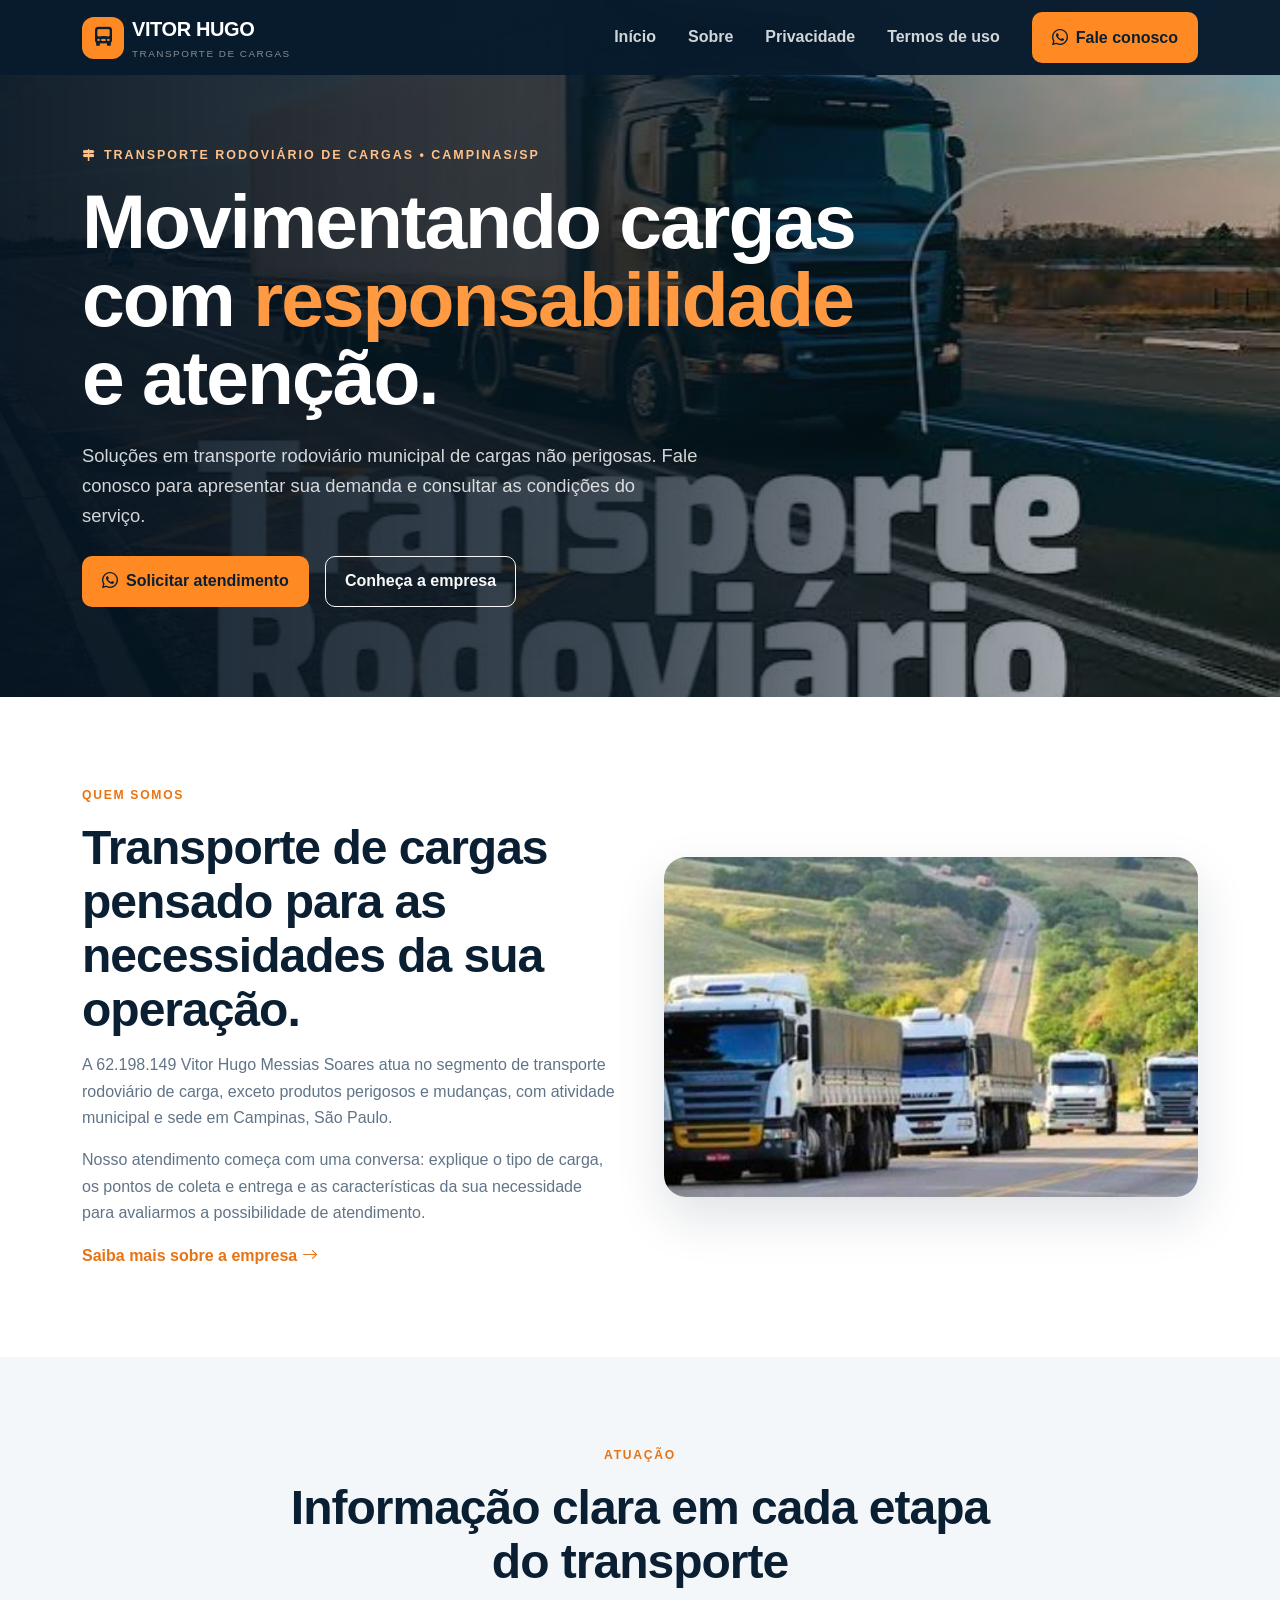
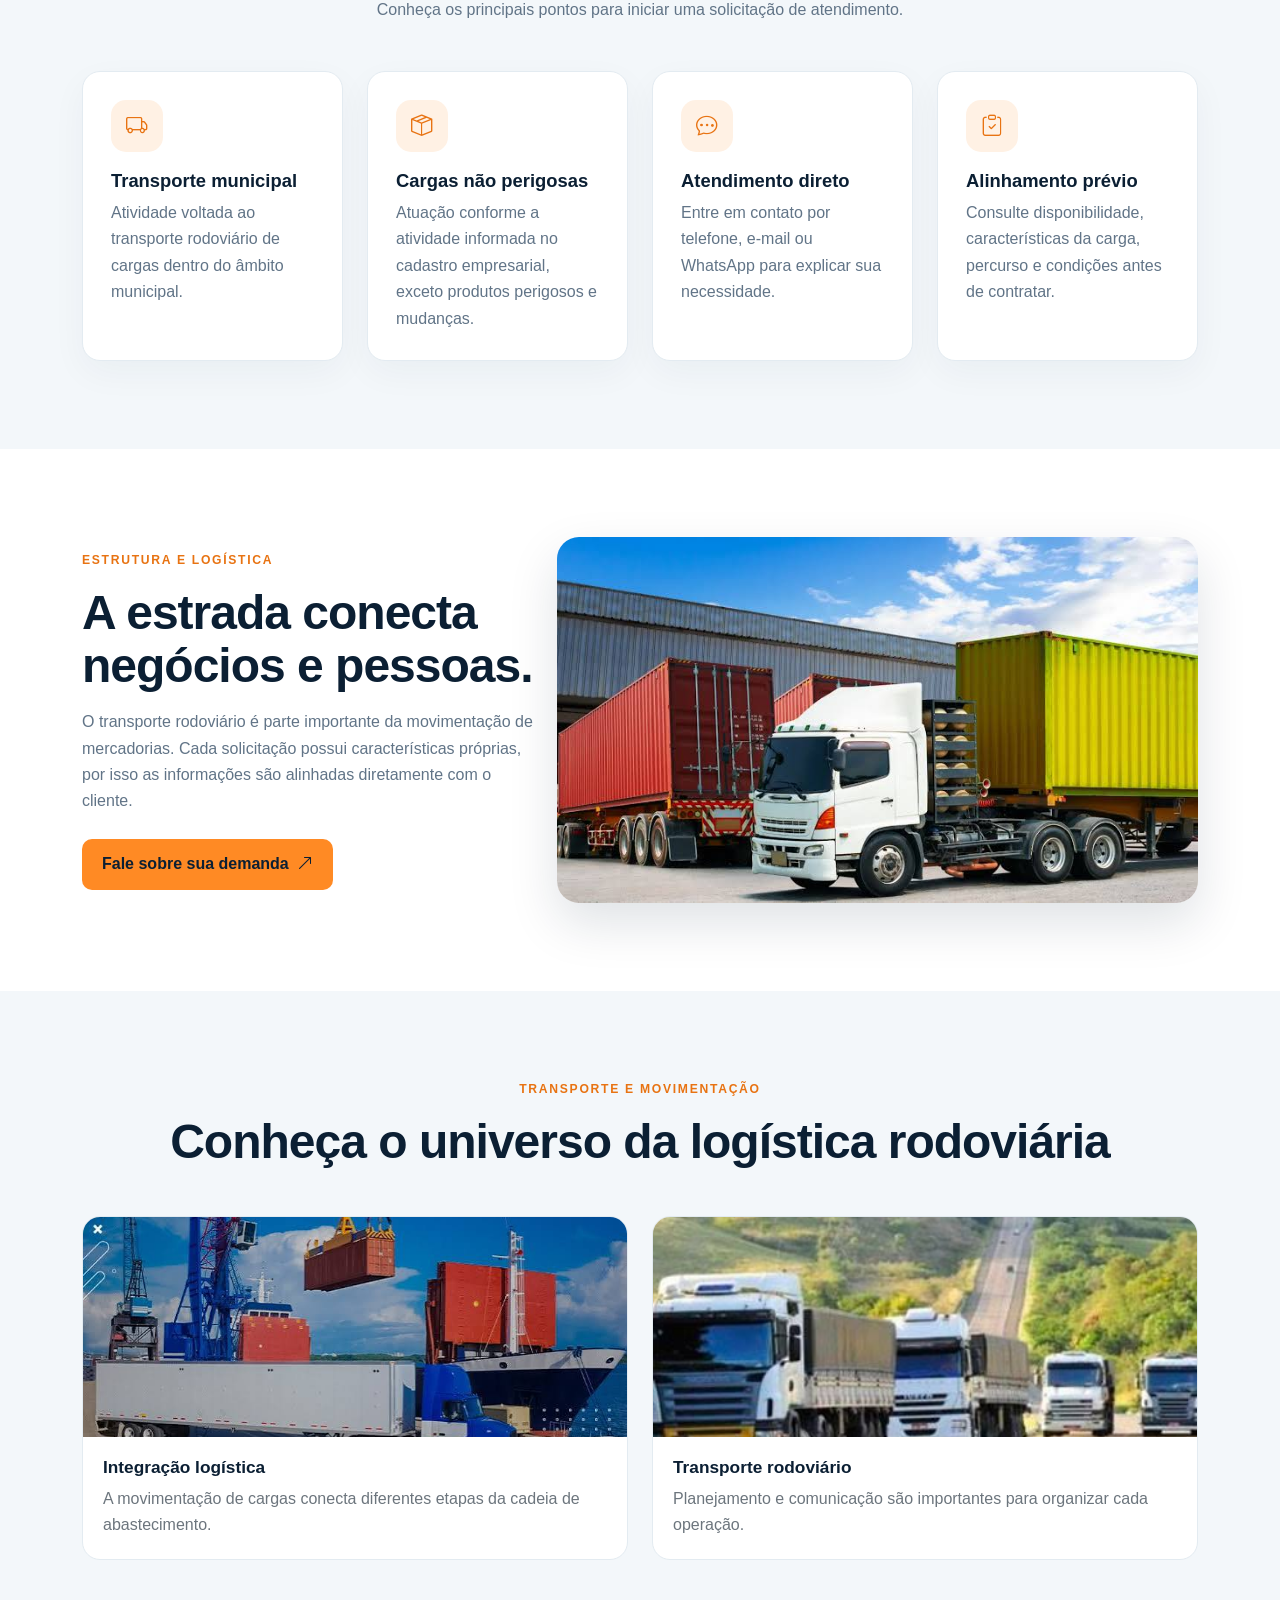
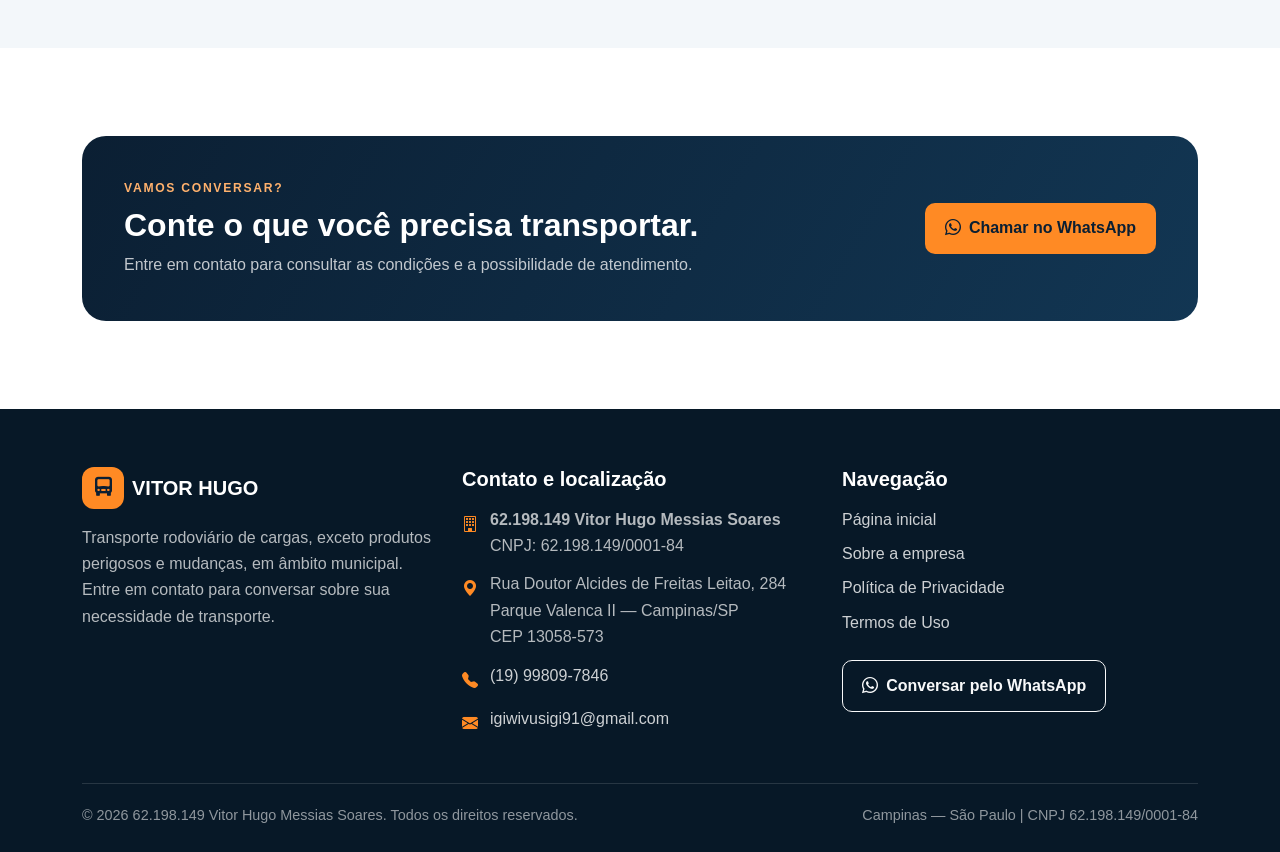
<file: index.html>
<!doctype html>
<html lang="pt-BR">
<head>
 <meta charset="utf-8">
 <meta name="viewport" content="width=device-width, initial-scale=1">
 <meta name="theme-color" content="#0b1f33">
 <title>Transporte Rodoviário de Cargas em Campinas | Vitor Hugo</title>
 <meta name="description" content="Conheça 62.198.149 Vitor Hugo Messias Soares, empresa de transporte rodoviário de cargas em âmbito municipal em Campinas/SP. Entre em contato.">
 <meta name="robots" content="index,follow">
 <link href="https://cdn.jsdelivr.net/npm/bootstrap@5.3.3/dist/css/bootstrap.min.css" rel="stylesheet">
 <link rel="stylesheet" href="https://cdn.jsdelivr.net/npm/bootstrap-icons@1.11.3/font/bootstrap-icons.min.css">
 <link rel="stylesheet" href="css/style.css">
</head><body>

<nav class="navbar navbar-expand-lg navbar-dark fixed-top">
 <div class="container">
  <a class="navbar-brand d-flex align-items-center gap-2" href="index.html"><span class="brand-mark"><i class="bi bi-truck-front-fill"></i></span><span>VITOR HUGO <small class="d-block fw-normal text-white-50" style="font-size:.62rem;letter-spacing:1.5px">TRANSPORTE DE CARGAS</small></span></a>
  <button class="navbar-toggler" type="button" data-bs-toggle="collapse" data-bs-target="#mainNav" aria-controls="mainNav" aria-expanded="false" aria-label="Abrir menu"><span class="navbar-toggler-icon"></span></button>
  <div class="collapse navbar-collapse" id="mainNav">
   <ul class="navbar-nav ms-auto align-items-lg-center gap-lg-3">
    <li class="nav-item"><a class="nav-link" href="index.html">Início</a></li>
    <li class="nav-item"><a class="nav-link" href="sobre.html">Sobre</a></li>
    <li class="nav-item"><a class="nav-link" href="politica-privacidade.html">Privacidade</a></li>
    <li class="nav-item"><a class="nav-link" href="termos-uso.html">Termos de uso</a></li>
    <li class="nav-item"><a class="btn btn-orange ms-lg-2" href="https://wa.me/5519998097846" target="_blank" rel="noopener"><i class="bi bi-whatsapp me-2"></i>Fale conosco</a></li>
   </ul>
  </div>
 </div>
</nav>

<header class="hero">
 <div class="container">
  <div class="hero-kicker mb-3"><i class="bi bi-signpost-2-fill me-2"></i>Transporte rodoviário de cargas • Campinas/SP</div>
  <h1>Movimentando cargas com <span style="color:#ff9a42">responsabilidade</span> e atenção.</h1>
  <p class="mt-4">Soluções em transporte rodoviário municipal de cargas não perigosas. Fale conosco para apresentar sua demanda e consultar as condições do serviço.</p>
  <div class="d-flex flex-wrap gap-3 mt-4">
   <a class="btn btn-orange" href="https://wa.me/5519998097846" target="_blank" rel="noopener"><i class="bi bi-whatsapp me-2"></i>Solicitar atendimento</a>
   <a class="btn btn-outline-light" href="#empresa">Conheça a empresa</a>
  </div>
 </div>
</header>
<main>
<section class="section-pad" id="empresa">
 <div class="container">
  <div class="row align-items-center g-5">
   <div class="col-lg-6">
    <div class="eyebrow mb-3">Quem somos</div>
    <h2 class="section-title mb-3">Transporte de cargas pensado para as necessidades da sua operação.</h2>
    <p class="lead-muted">A 62.198.149 Vitor Hugo Messias Soares atua no segmento de transporte rodoviário de carga, exceto produtos perigosos e mudanças, com atividade municipal e sede em Campinas, São Paulo.</p>
    <p class="lead-muted">Nosso atendimento começa com uma conversa: explique o tipo de carga, os pontos de coleta e entrega e as características da sua necessidade para avaliarmos a possibilidade de atendimento.</p>
    <a href="sobre.html" class="fw-bold" style="color:var(--orange-dark)">Saiba mais sobre a empresa <i class="bi bi-arrow-right"></i></a>
   </div>
   <div class="col-lg-6"><div class="image-panel"><img src="assets/frota-rodovia.jpeg" alt="Caminhões de transporte rodoviário em uma estrada"></div></div>
  </div>
 </div>
</section>
<section class="section-pad section-soft">
 <div class="container">
  <div class="text-center mx-auto mb-5" style="max-width:760px"><div class="eyebrow mb-3">Atuação</div><h2 class="section-title">Informação clara em cada etapa do transporte</h2><p class="lead-muted mx-auto">Conheça os principais pontos para iniciar uma solicitação de atendimento.</p></div>
  <div class="row g-4">
   <div class="col-md-6 col-lg-3"><article class="feature-card"><div class="feature-icon"><i class="bi bi-truck"></i></div><h3>Transporte municipal</h3><p>Atividade voltada ao transporte rodoviário de cargas dentro do âmbito municipal.</p></article></div>
   <div class="col-md-6 col-lg-3"><article class="feature-card"><div class="feature-icon"><i class="bi bi-box-seam"></i></div><h3>Cargas não perigosas</h3><p>Atuação conforme a atividade informada no cadastro empresarial, exceto produtos perigosos e mudanças.</p></article></div>
   <div class="col-md-6 col-lg-3"><article class="feature-card"><div class="feature-icon"><i class="bi bi-chat-dots"></i></div><h3>Atendimento direto</h3><p>Entre em contato por telefone, e-mail ou WhatsApp para explicar sua necessidade.</p></article></div>
   <div class="col-md-6 col-lg-3"><article class="feature-card"><div class="feature-icon"><i class="bi bi-clipboard-check"></i></div><h3>Alinhamento prévio</h3><p>Consulte disponibilidade, características da carga, percurso e condições antes de contratar.</p></article></div>
  </div>
 </div>
</section>
<section class="section-pad">
 <div class="container">
  <div class="row g-4 align-items-center">
   <div class="col-lg-5"><div class="eyebrow mb-3">Estrutura e logística</div><h2 class="section-title mb-3">A estrada conecta negócios e pessoas.</h2><p class="lead-muted">O transporte rodoviário é parte importante da movimentação de mercadorias. Cada solicitação possui características próprias, por isso as informações são alinhadas diretamente com o cliente.</p><a href="https://wa.me/5519998097846" target="_blank" rel="noopener" class="btn btn-orange mt-2">Fale sobre sua demanda <i class="bi bi-arrow-up-right ms-1"></i></a></div>
   <div class="col-lg-7"><div class="image-panel"><img src="assets/carga-container.jpeg" alt="Caminhão transportando contêineres de carga"></div></div>
  </div>
 </div>
</section>
<section class="section-pad section-soft">
 <div class="container">
  <div class="text-center mb-5"><div class="eyebrow mb-3">Transporte e movimentação</div><h2 class="section-title">Conheça o universo da logística rodoviária</h2></div>
  <div class="row g-4">
   <div class="col-md-6"><article class="photo-card"><img src="assets/logistica-portuaria.jpeg" alt="Caminhão e contêineres em área portuária"><div class="caption"><h3>Integração logística</h3><p class="text-secondary mb-0">A movimentação de cargas conecta diferentes etapas da cadeia de abastecimento.</p></div></article></div>
   <div class="col-md-6"><article class="photo-card"><img src="assets/frota-rodovia.jpeg" alt="Frota de caminhões em rodovia"><div class="caption"><h3>Transporte rodoviário</h3><p class="text-secondary mb-0">Planejamento e comunicação são importantes para organizar cada operação.</p></div></article></div>
  </div>
 </div>
</section>
<section class="section-pad">
 <div class="container"><div class="cta-band d-lg-flex align-items-center justify-content-between gap-4">
  <div><div class="eyebrow mb-2" style="color:#ffb16d">Vamos conversar?</div><h2 class="fw-bold mb-2">Conte o que você precisa transportar.</h2><p class="mb-lg-0">Entre em contato para consultar as condições e a possibilidade de atendimento.</p></div>
  <a class="btn btn-orange flex-shrink-0 mt-3 mt-lg-0" href="https://wa.me/5519998097846" target="_blank" rel="noopener"><i class="bi bi-whatsapp me-2"></i>Chamar no WhatsApp</a>
 </div></div>
</section>
</main>

<footer>
 <div class="container">
  <div class="row g-4">
   <div class="col-lg-4">
    <div class="d-flex align-items-center gap-2 mb-3"><span class="brand-mark"><i class="bi bi-truck-front-fill"></i></span><h5 class="mb-0">VITOR HUGO</h5></div>
    <p>Transporte rodoviário de cargas, exceto produtos perigosos e mudanças, em âmbito municipal. Entre em contato para conversar sobre sua necessidade de transporte.</p>
   </div>
   <div class="col-sm-6 col-lg-4">
    <h5 class="mb-3">Contato e localização</h5>
    <div class="contact-line"><i class="bi bi-building"></i><p class="mb-0"><strong>62.198.149 Vitor Hugo Messias Soares</strong><br>CNPJ: 62.198.149/0001-84</p></div>
    <div class="contact-line"><i class="bi bi-geo-alt-fill"></i><p class="mb-0">Rua Doutor Alcides de Freitas Leitao, 284<br>Parque Valenca II — Campinas/SP<br>CEP 13058-573</p></div>
    <div class="contact-line"><i class="bi bi-telephone-fill"></i><p class="mb-0"><a href="tel:+5519998097846">(19) 99809-7846</a></p></div>
    <div class="contact-line"><i class="bi bi-envelope-fill"></i><p class="mb-0"><a href="mailto:igiwivusigi91@gmail.com">igiwivusigi91@gmail.com</a></p></div>
   </div>
   <div class="col-sm-6 col-lg-4">
    <h5 class="mb-3">Navegação</h5>
    <ul class="list-unstyled d-grid gap-2">
     <li><a href="index.html">Página inicial</a></li><li><a href="sobre.html">Sobre a empresa</a></li><li><a href="politica-privacidade.html">Política de Privacidade</a></li><li><a href="termos-uso.html">Termos de Uso</a></li>
    </ul>
    <a class="btn btn-outline-light mt-2" href="https://wa.me/5519998097846" target="_blank" rel="noopener"><i class="bi bi-whatsapp me-2"></i>Conversar pelo WhatsApp</a>
   </div>
  </div>
  <div class="footer-bottom d-flex flex-column flex-md-row justify-content-between gap-2">
   <span>© <span class="current-year"></span> 62.198.149 Vitor Hugo Messias Soares. Todos os direitos reservados.</span>
   <span>Campinas — São Paulo | CNPJ 62.198.149/0001-84</span>
  </div>
 </div>
</footer>

<script src="https://cdn.jsdelivr.net/npm/bootstrap@5.3.3/dist/js/bootstrap.bundle.min.js"></script>
<script src="js/main.js"></script>
</body></html>
</file>
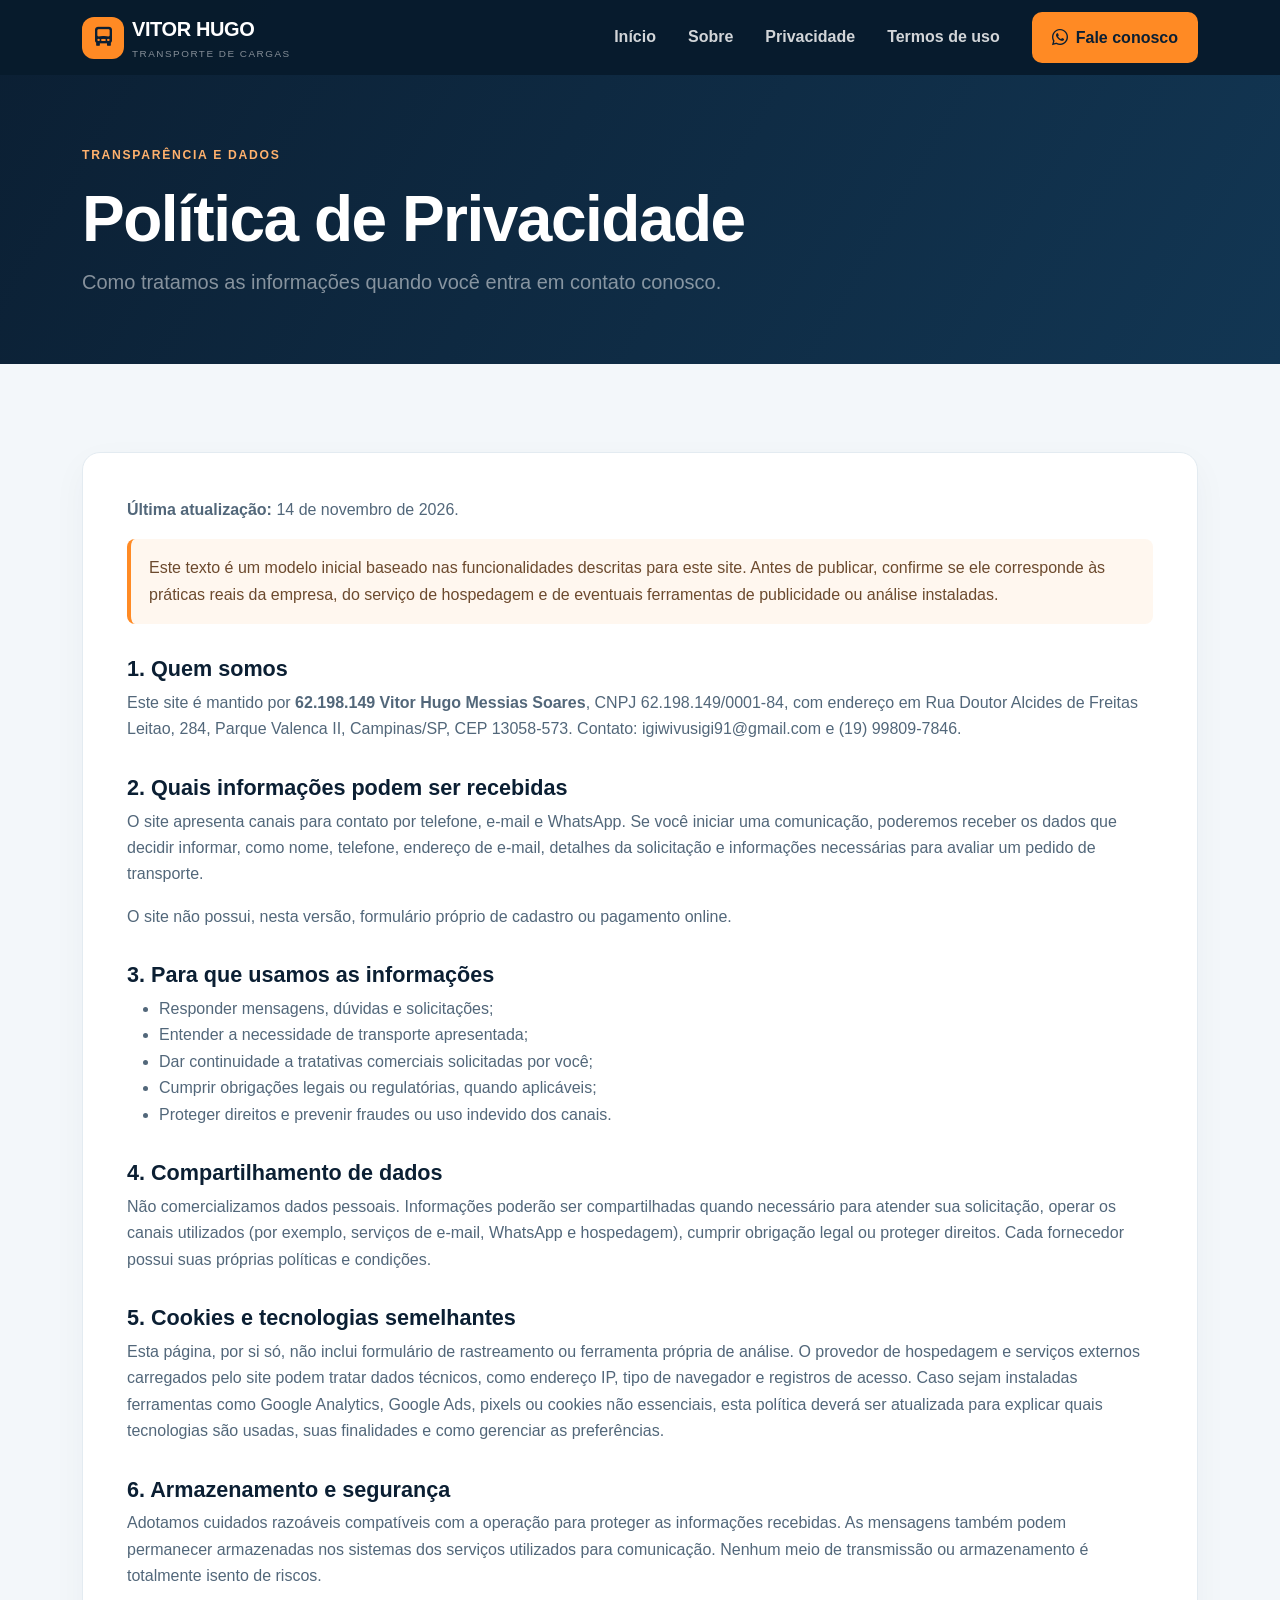
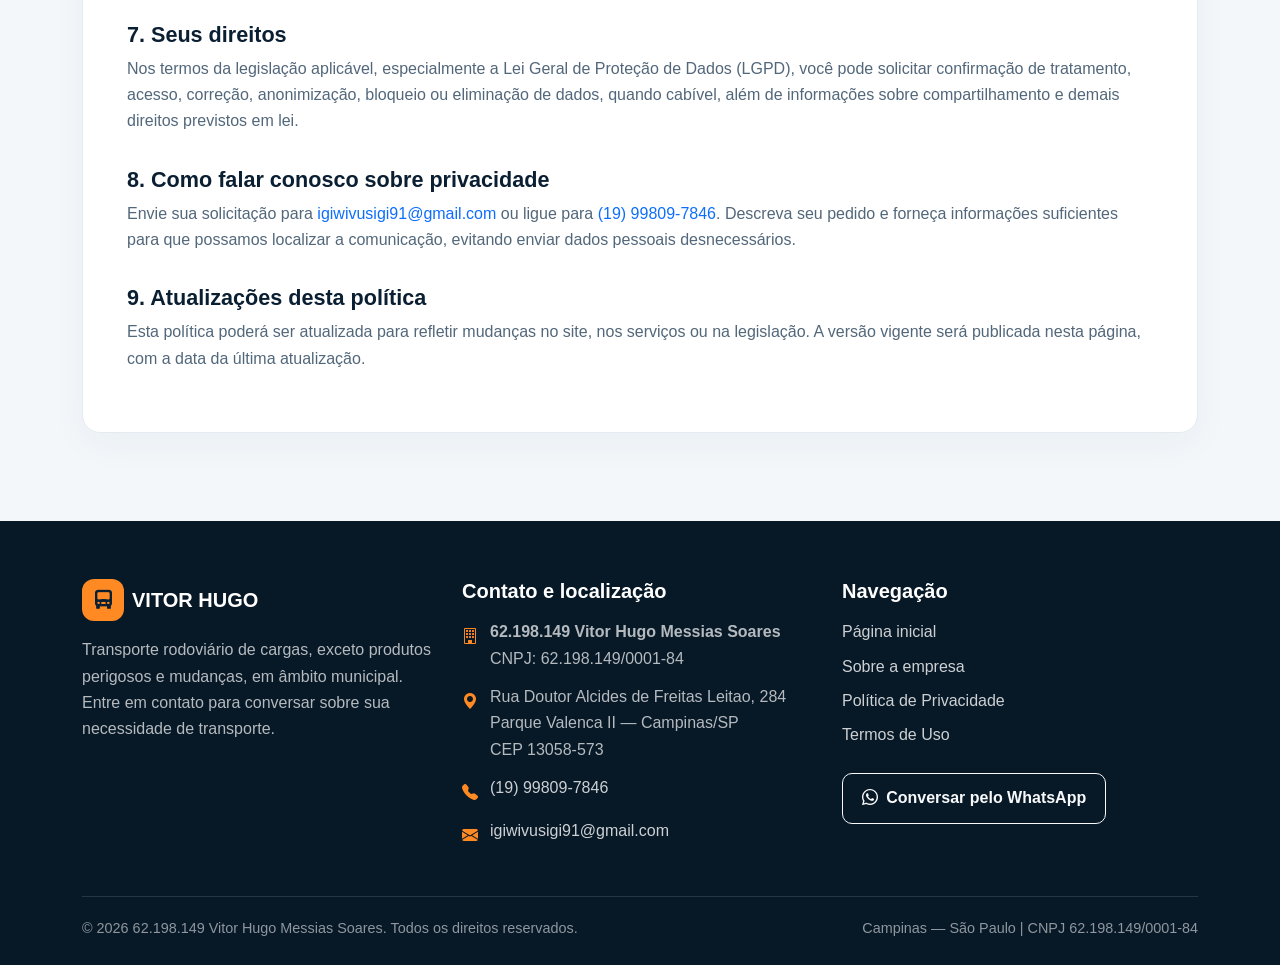
<file: politica-privacidade.html>
<!doctype html>
<html lang="pt-BR">
<head>
 <meta charset="utf-8">
 <meta name="viewport" content="width=device-width, initial-scale=1">
 <meta name="theme-color" content="#0b1f33">
 <title>Política de Privacidade | Vitor Hugo Transporte</title>
 <meta name="description" content="Leia a Política de Privacidade do site da 62.198.149 Vitor Hugo Messias Soares.">
 <link href="https://cdn.jsdelivr.net/npm/bootstrap@5.3.3/dist/css/bootstrap.min.css" rel="stylesheet">
 <link rel="stylesheet" href="https://cdn.jsdelivr.net/npm/bootstrap-icons@1.11.3/font/bootstrap-icons.min.css">
 <link rel="stylesheet" href="css/style.css">
</head><body>

<nav class="navbar navbar-expand-lg navbar-dark fixed-top">
 <div class="container">
  <a class="navbar-brand d-flex align-items-center gap-2" href="index.html"><span class="brand-mark"><i class="bi bi-truck-front-fill"></i></span><span>VITOR HUGO <small class="d-block fw-normal text-white-50" style="font-size:.62rem;letter-spacing:1.5px">TRANSPORTE DE CARGAS</small></span></a>
  <button class="navbar-toggler" type="button" data-bs-toggle="collapse" data-bs-target="#mainNav" aria-controls="mainNav" aria-expanded="false" aria-label="Abrir menu"><span class="navbar-toggler-icon"></span></button>
  <div class="collapse navbar-collapse" id="mainNav">
   <ul class="navbar-nav ms-auto align-items-lg-center gap-lg-3">
    <li class="nav-item"><a class="nav-link" href="index.html">Início</a></li>
    <li class="nav-item"><a class="nav-link" href="sobre.html">Sobre</a></li>
    <li class="nav-item"><a class="nav-link" href="politica-privacidade.html">Privacidade</a></li>
    <li class="nav-item"><a class="nav-link" href="termos-uso.html">Termos de uso</a></li>
    <li class="nav-item"><a class="btn btn-orange ms-lg-2" href="https://wa.me/5519998097846" target="_blank" rel="noopener"><i class="bi bi-whatsapp me-2"></i>Fale conosco</a></li>
   </ul>
  </div>
 </div>
</nav>

<header class="page-hero"><div class="container"><div class="eyebrow mb-3" style="color:#ffb16d">Transparência e dados</div><h1>Política de Privacidade</h1><p class="lead text-white-50 mb-0">Como tratamos as informações quando você entra em contato conosco.</p></div></header>
<main class="section-pad section-soft"><div class="container"><article class="content-card">
 <p><strong>Última atualização:</strong> 14 de novembro de 2026.</p>
 <div class="notice mb-4">Este texto é um modelo inicial baseado nas funcionalidades descritas para este site. Antes de publicar, confirme se ele corresponde às práticas reais da empresa, do serviço de hospedagem e de eventuais ferramentas de publicidade ou análise instaladas.</div>
 <h2>1. Quem somos</h2><p>Este site é mantido por <strong>62.198.149 Vitor Hugo Messias Soares</strong>, CNPJ 62.198.149/0001-84, com endereço em Rua Doutor Alcides de Freitas Leitao, 284, Parque Valenca II, Campinas/SP, CEP 13058-573. Contato: igiwivusigi91@gmail.com e (19) 99809-7846.</p>
 <h2>2. Quais informações podem ser recebidas</h2><p>O site apresenta canais para contato por telefone, e-mail e WhatsApp. Se você iniciar uma comunicação, poderemos receber os dados que decidir informar, como nome, telefone, endereço de e-mail, detalhes da solicitação e informações necessárias para avaliar um pedido de transporte.</p><p>O site não possui, nesta versão, formulário próprio de cadastro ou pagamento online.</p>
 <h2>3. Para que usamos as informações</h2><ul><li>Responder mensagens, dúvidas e solicitações;</li><li>Entender a necessidade de transporte apresentada;</li><li>Dar continuidade a tratativas comerciais solicitadas por você;</li><li>Cumprir obrigações legais ou regulatórias, quando aplicáveis;</li><li>Proteger direitos e prevenir fraudes ou uso indevido dos canais.</li></ul>
 <h2>4. Compartilhamento de dados</h2><p>Não comercializamos dados pessoais. Informações poderão ser compartilhadas quando necessário para atender sua solicitação, operar os canais utilizados (por exemplo, serviços de e-mail, WhatsApp e hospedagem), cumprir obrigação legal ou proteger direitos. Cada fornecedor possui suas próprias políticas e condições.</p>
 <h2>5. Cookies e tecnologias semelhantes</h2><p>Esta página, por si só, não inclui formulário de rastreamento ou ferramenta própria de análise. O provedor de hospedagem e serviços externos carregados pelo site podem tratar dados técnicos, como endereço IP, tipo de navegador e registros de acesso. Caso sejam instaladas ferramentas como Google Analytics, Google Ads, pixels ou cookies não essenciais, esta política deverá ser atualizada para explicar quais tecnologias são usadas, suas finalidades e como gerenciar as preferências.</p>
 <h2>6. Armazenamento e segurança</h2><p>Adotamos cuidados razoáveis compatíveis com a operação para proteger as informações recebidas. As mensagens também podem permanecer armazenadas nos sistemas dos serviços utilizados para comunicação. Nenhum meio de transmissão ou armazenamento é totalmente isento de riscos.</p>
 <h2>7. Seus direitos</h2><p>Nos termos da legislação aplicável, especialmente a Lei Geral de Proteção de Dados (LGPD), você pode solicitar confirmação de tratamento, acesso, correção, anonimização, bloqueio ou eliminação de dados, quando cabível, além de informações sobre compartilhamento e demais direitos previstos em lei.</p>
 <h2>8. Como falar conosco sobre privacidade</h2><p>Envie sua solicitação para <a href="mailto:igiwivusigi91@gmail.com">igiwivusigi91@gmail.com</a> ou ligue para <a href="tel:+5519998097846">(19) 99809-7846</a>. Descreva seu pedido e forneça informações suficientes para que possamos localizar a comunicação, evitando enviar dados pessoais desnecessários.</p>
 <h2>9. Atualizações desta política</h2><p>Esta política poderá ser atualizada para refletir mudanças no site, nos serviços ou na legislação. A versão vigente será publicada nesta página, com a data da última atualização.</p>
</article></div></main>

<footer>
 <div class="container">
  <div class="row g-4">
   <div class="col-lg-4">
    <div class="d-flex align-items-center gap-2 mb-3"><span class="brand-mark"><i class="bi bi-truck-front-fill"></i></span><h5 class="mb-0">VITOR HUGO</h5></div>
    <p>Transporte rodoviário de cargas, exceto produtos perigosos e mudanças, em âmbito municipal. Entre em contato para conversar sobre sua necessidade de transporte.</p>
   </div>
   <div class="col-sm-6 col-lg-4">
    <h5 class="mb-3">Contato e localização</h5>
    <div class="contact-line"><i class="bi bi-building"></i><p class="mb-0"><strong>62.198.149 Vitor Hugo Messias Soares</strong><br>CNPJ: 62.198.149/0001-84</p></div>
    <div class="contact-line"><i class="bi bi-geo-alt-fill"></i><p class="mb-0">Rua Doutor Alcides de Freitas Leitao, 284<br>Parque Valenca II — Campinas/SP<br>CEP 13058-573</p></div>
    <div class="contact-line"><i class="bi bi-telephone-fill"></i><p class="mb-0"><a href="tel:+5519998097846">(19) 99809-7846</a></p></div>
    <div class="contact-line"><i class="bi bi-envelope-fill"></i><p class="mb-0"><a href="mailto:igiwivusigi91@gmail.com">igiwivusigi91@gmail.com</a></p></div>
   </div>
   <div class="col-sm-6 col-lg-4">
    <h5 class="mb-3">Navegação</h5>
    <ul class="list-unstyled d-grid gap-2">
     <li><a href="index.html">Página inicial</a></li><li><a href="sobre.html">Sobre a empresa</a></li><li><a href="politica-privacidade.html">Política de Privacidade</a></li><li><a href="termos-uso.html">Termos de Uso</a></li>
    </ul>
    <a class="btn btn-outline-light mt-2" href="https://wa.me/5519998097846" target="_blank" rel="noopener"><i class="bi bi-whatsapp me-2"></i>Conversar pelo WhatsApp</a>
   </div>
  </div>
  <div class="footer-bottom d-flex flex-column flex-md-row justify-content-between gap-2">
   <span>© <span class="current-year"></span> 62.198.149 Vitor Hugo Messias Soares. Todos os direitos reservados.</span>
   <span>Campinas — São Paulo | CNPJ 62.198.149/0001-84</span>
  </div>
 </div>
</footer>

<script src="https://cdn.jsdelivr.net/npm/bootstrap@5.3.3/dist/js/bootstrap.bundle.min.js"></script>
<script src="js/main.js"></script>
</body></html>
</file>
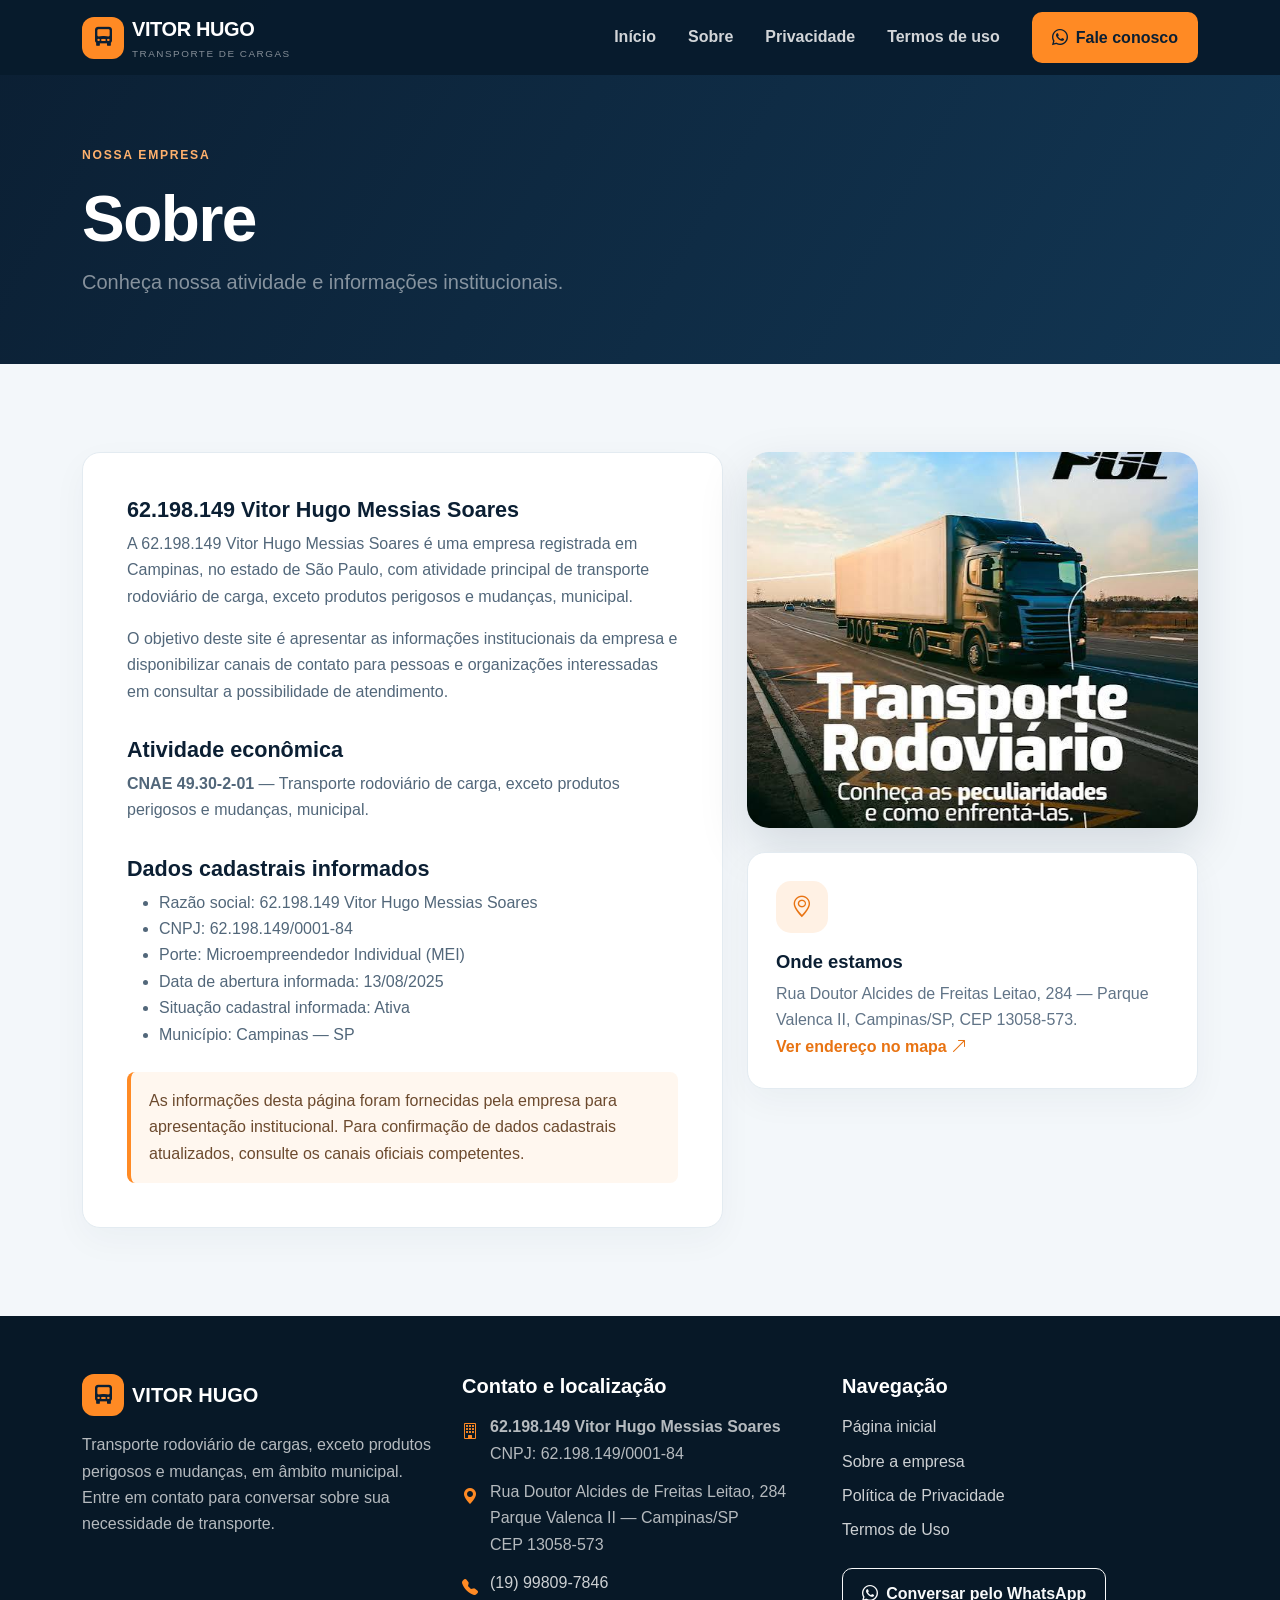
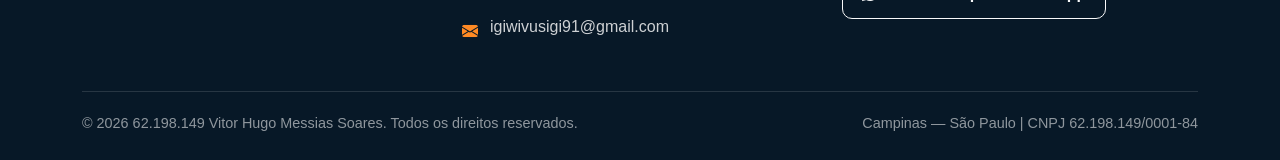
<file: sobre.html>
<!doctype html>
<html lang="pt-BR">
<head>
 <meta charset="utf-8">
 <meta name="viewport" content="width=device-width, initial-scale=1">
 <meta name="theme-color" content="#0b1f33">
 <title>Sobre a Empresa | Vitor Hugo Transporte</title>
 <meta name="description" content="Conheça a 62.198.149 Vitor Hugo Messias Soares, empresa de transporte rodoviário municipal de cargas em Campinas/SP.">
 <link href="https://cdn.jsdelivr.net/npm/bootstrap@5.3.3/dist/css/bootstrap.min.css" rel="stylesheet">
 <link rel="stylesheet" href="https://cdn.jsdelivr.net/npm/bootstrap-icons@1.11.3/font/bootstrap-icons.min.css">
 <link rel="stylesheet" href="css/style.css">
</head><body>

<nav class="navbar navbar-expand-lg navbar-dark fixed-top">
 <div class="container">
  <a class="navbar-brand d-flex align-items-center gap-2" href="index.html"><span class="brand-mark"><i class="bi bi-truck-front-fill"></i></span><span>VITOR HUGO <small class="d-block fw-normal text-white-50" style="font-size:.62rem;letter-spacing:1.5px">TRANSPORTE DE CARGAS</small></span></a>
  <button class="navbar-toggler" type="button" data-bs-toggle="collapse" data-bs-target="#mainNav" aria-controls="mainNav" aria-expanded="false" aria-label="Abrir menu"><span class="navbar-toggler-icon"></span></button>
  <div class="collapse navbar-collapse" id="mainNav">
   <ul class="navbar-nav ms-auto align-items-lg-center gap-lg-3">
    <li class="nav-item"><a class="nav-link" href="index.html">Início</a></li>
    <li class="nav-item"><a class="nav-link" href="sobre.html">Sobre</a></li>
    <li class="nav-item"><a class="nav-link" href="politica-privacidade.html">Privacidade</a></li>
    <li class="nav-item"><a class="nav-link" href="termos-uso.html">Termos de uso</a></li>
    <li class="nav-item"><a class="btn btn-orange ms-lg-2" href="https://wa.me/5519998097846" target="_blank" rel="noopener"><i class="bi bi-whatsapp me-2"></i>Fale conosco</a></li>
   </ul>
  </div>
 </div>
</nav>

<header class="page-hero"><div class="container"><div class="eyebrow mb-3" style="color:#ffb16d">Nossa empresa</div><h1>Sobre</h1><p class="lead text-white-50 mb-0">Conheça nossa atividade e informações institucionais.</p></div></header>
<main class="section-pad section-soft"><div class="container"><div class="row g-4 align-items-start">
 <div class="col-lg-7"><div class="content-card">
  <h2>62.198.149 Vitor Hugo Messias Soares</h2>
  <p>A 62.198.149 Vitor Hugo Messias Soares é uma empresa registrada em Campinas, no estado de São Paulo, com atividade principal de transporte rodoviário de carga, exceto produtos perigosos e mudanças, municipal.</p>
  <p>O objetivo deste site é apresentar as informações institucionais da empresa e disponibilizar canais de contato para pessoas e organizações interessadas em consultar a possibilidade de atendimento.</p>
  <h2>Atividade econômica</h2><p><strong>CNAE 49.30-2-01</strong> — Transporte rodoviário de carga, exceto produtos perigosos e mudanças, municipal.</p>
  <h2>Dados cadastrais informados</h2><ul><li>Razão social: 62.198.149 Vitor Hugo Messias Soares</li><li>CNPJ: 62.198.149/0001-84</li><li>Porte: Microempreendedor Individual (MEI)</li><li>Data de abertura informada: 13/08/2025</li><li>Situação cadastral informada: Ativa</li><li>Município: Campinas — SP</li></ul>
  <div class="notice mt-4">As informações desta página foram fornecidas pela empresa para apresentação institucional. Para confirmação de dados cadastrais atualizados, consulte os canais oficiais competentes.</div>
 </div></div>
 <div class="col-lg-5"><div class="image-panel mb-4"><img src="assets/caminhao-destaque.jpeg" alt="Caminhão de carga em rodovia"></div><div class="feature-card"><div class="feature-icon"><i class="bi bi-geo-alt"></i></div><h3>Onde estamos</h3><p>Rua Doutor Alcides de Freitas Leitao, 284 — Parque Valenca II, Campinas/SP, CEP 13058-573.</p><a href="https://www.google.com/maps/search/?api=1&query=Rua+Doutor+Alcides+de+Freitas+Leitao+284+Campinas+SP" target="_blank" rel="noopener" class="fw-bold" style="color:var(--orange-dark)">Ver endereço no mapa <i class="bi bi-arrow-up-right"></i></a></div></div>
</div></div></main>

<footer>
 <div class="container">
  <div class="row g-4">
   <div class="col-lg-4">
    <div class="d-flex align-items-center gap-2 mb-3"><span class="brand-mark"><i class="bi bi-truck-front-fill"></i></span><h5 class="mb-0">VITOR HUGO</h5></div>
    <p>Transporte rodoviário de cargas, exceto produtos perigosos e mudanças, em âmbito municipal. Entre em contato para conversar sobre sua necessidade de transporte.</p>
   </div>
   <div class="col-sm-6 col-lg-4">
    <h5 class="mb-3">Contato e localização</h5>
    <div class="contact-line"><i class="bi bi-building"></i><p class="mb-0"><strong>62.198.149 Vitor Hugo Messias Soares</strong><br>CNPJ: 62.198.149/0001-84</p></div>
    <div class="contact-line"><i class="bi bi-geo-alt-fill"></i><p class="mb-0">Rua Doutor Alcides de Freitas Leitao, 284<br>Parque Valenca II — Campinas/SP<br>CEP 13058-573</p></div>
    <div class="contact-line"><i class="bi bi-telephone-fill"></i><p class="mb-0"><a href="tel:+5519998097846">(19) 99809-7846</a></p></div>
    <div class="contact-line"><i class="bi bi-envelope-fill"></i><p class="mb-0"><a href="mailto:igiwivusigi91@gmail.com">igiwivusigi91@gmail.com</a></p></div>
   </div>
   <div class="col-sm-6 col-lg-4">
    <h5 class="mb-3">Navegação</h5>
    <ul class="list-unstyled d-grid gap-2">
     <li><a href="index.html">Página inicial</a></li><li><a href="sobre.html">Sobre a empresa</a></li><li><a href="politica-privacidade.html">Política de Privacidade</a></li><li><a href="termos-uso.html">Termos de Uso</a></li>
    </ul>
    <a class="btn btn-outline-light mt-2" href="https://wa.me/5519998097846" target="_blank" rel="noopener"><i class="bi bi-whatsapp me-2"></i>Conversar pelo WhatsApp</a>
   </div>
  </div>
  <div class="footer-bottom d-flex flex-column flex-md-row justify-content-between gap-2">
   <span>© <span class="current-year"></span> 62.198.149 Vitor Hugo Messias Soares. Todos os direitos reservados.</span>
   <span>Campinas — São Paulo | CNPJ 62.198.149/0001-84</span>
  </div>
 </div>
</footer>

<script src="https://cdn.jsdelivr.net/npm/bootstrap@5.3.3/dist/js/bootstrap.bundle.min.js"></script>
<script src="js/main.js"></script>
</body></html>
</file>
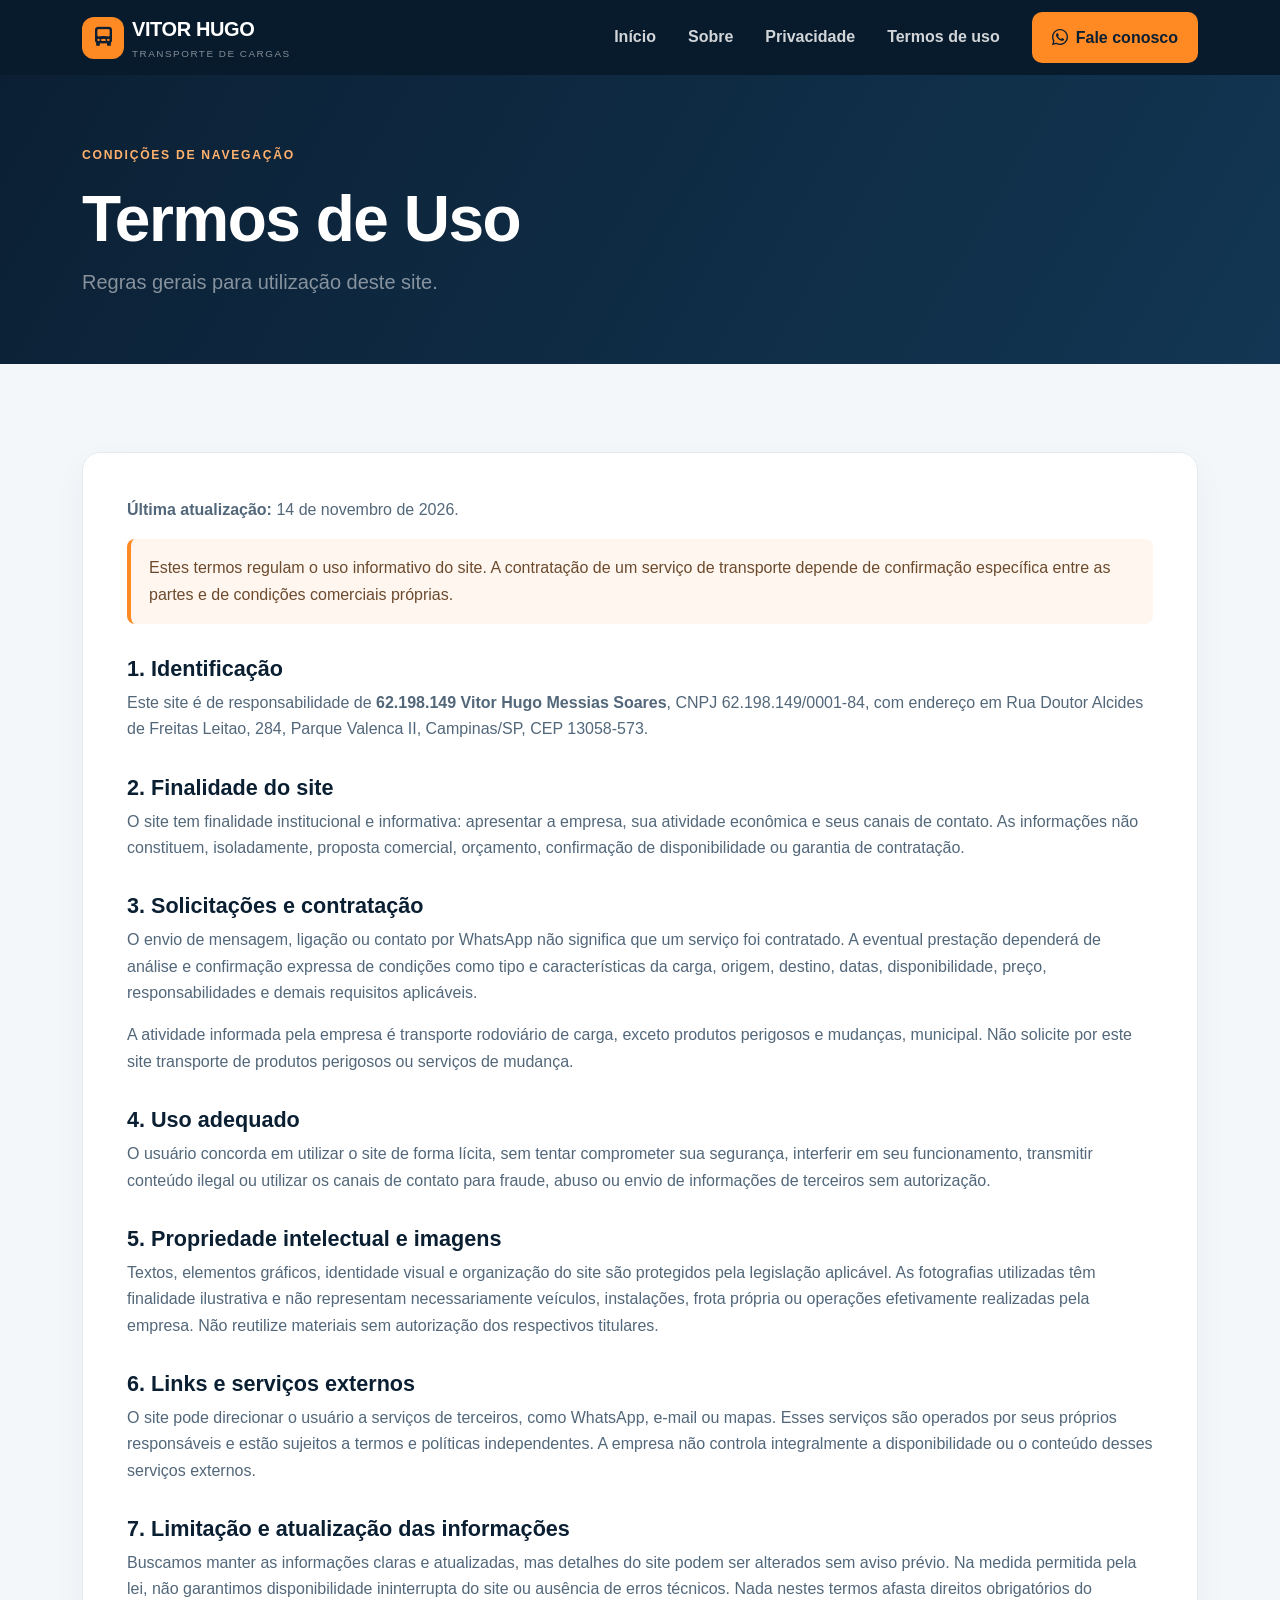
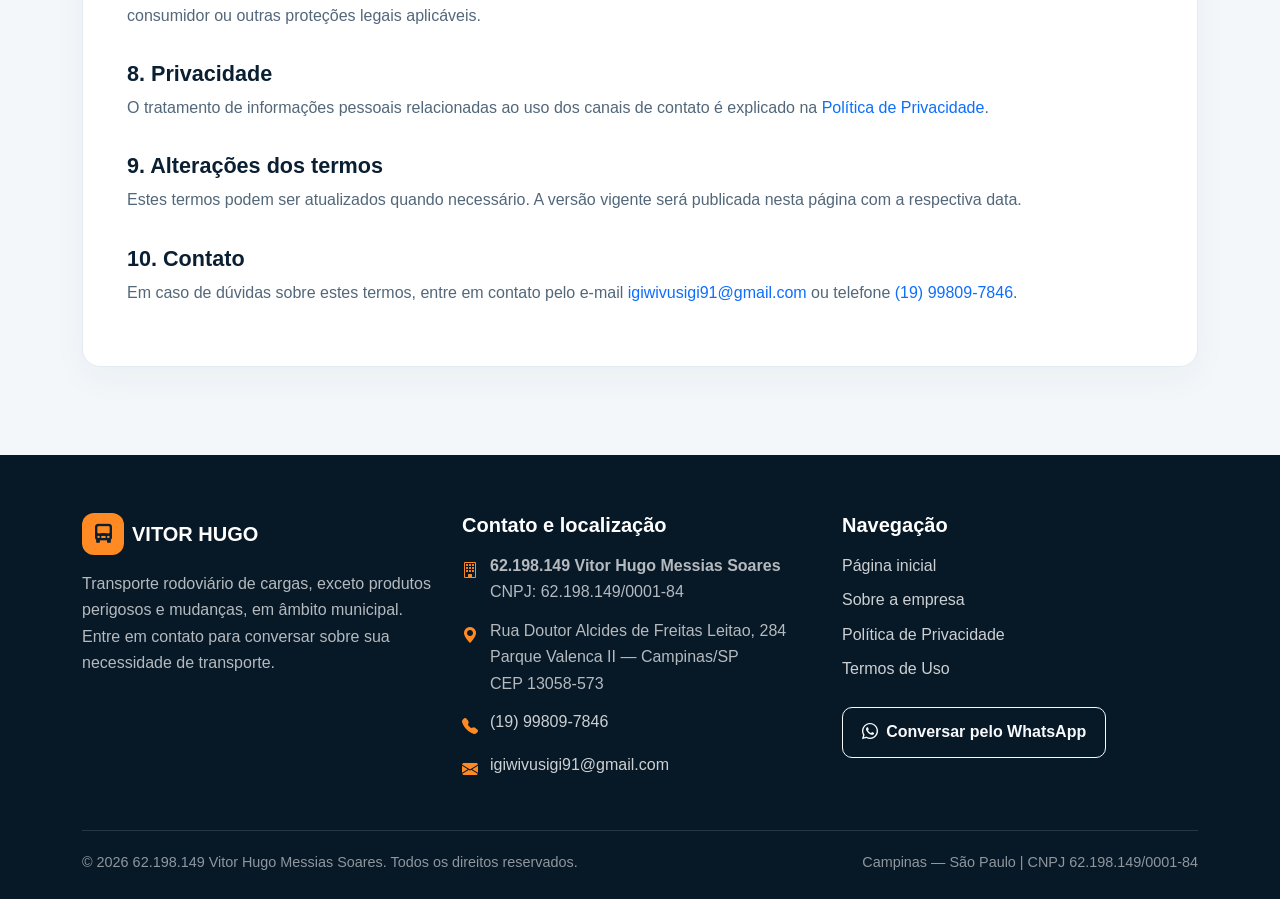
<file: termos-uso.html>
<!doctype html>
<html lang="pt-BR">
<head>
 <meta charset="utf-8">
 <meta name="viewport" content="width=device-width, initial-scale=1">
 <meta name="theme-color" content="#0b1f33">
 <title>Termos de Uso | Vitor Hugo Transporte</title>
 <meta name="description" content="Consulte os Termos de Uso do site da 62.198.149 Vitor Hugo Messias Soares.">
 <link href="https://cdn.jsdelivr.net/npm/bootstrap@5.3.3/dist/css/bootstrap.min.css" rel="stylesheet">
 <link rel="stylesheet" href="https://cdn.jsdelivr.net/npm/bootstrap-icons@1.11.3/font/bootstrap-icons.min.css">
 <link rel="stylesheet" href="css/style.css">
</head><body>

<nav class="navbar navbar-expand-lg navbar-dark fixed-top">
 <div class="container">
  <a class="navbar-brand d-flex align-items-center gap-2" href="index.html"><span class="brand-mark"><i class="bi bi-truck-front-fill"></i></span><span>VITOR HUGO <small class="d-block fw-normal text-white-50" style="font-size:.62rem;letter-spacing:1.5px">TRANSPORTE DE CARGAS</small></span></a>
  <button class="navbar-toggler" type="button" data-bs-toggle="collapse" data-bs-target="#mainNav" aria-controls="mainNav" aria-expanded="false" aria-label="Abrir menu"><span class="navbar-toggler-icon"></span></button>
  <div class="collapse navbar-collapse" id="mainNav">
   <ul class="navbar-nav ms-auto align-items-lg-center gap-lg-3">
    <li class="nav-item"><a class="nav-link" href="index.html">Início</a></li>
    <li class="nav-item"><a class="nav-link" href="sobre.html">Sobre</a></li>
    <li class="nav-item"><a class="nav-link" href="politica-privacidade.html">Privacidade</a></li>
    <li class="nav-item"><a class="nav-link" href="termos-uso.html">Termos de uso</a></li>
    <li class="nav-item"><a class="btn btn-orange ms-lg-2" href="https://wa.me/5519998097846" target="_blank" rel="noopener"><i class="bi bi-whatsapp me-2"></i>Fale conosco</a></li>
   </ul>
  </div>
 </div>
</nav>

<header class="page-hero"><div class="container"><div class="eyebrow mb-3" style="color:#ffb16d">Condições de navegação</div><h1>Termos de Uso</h1><p class="lead text-white-50 mb-0">Regras gerais para utilização deste site.</p></div></header>
<main class="section-pad section-soft"><div class="container"><article class="content-card">
 <p><strong>Última atualização:</strong> 14 de novembro de 2026.</p>
 <div class="notice mb-4">Estes termos regulam o uso informativo do site. A contratação de um serviço de transporte depende de confirmação específica entre as partes e de condições comerciais próprias.</div>
 <h2>1. Identificação</h2><p>Este site é de responsabilidade de <strong>62.198.149 Vitor Hugo Messias Soares</strong>, CNPJ 62.198.149/0001-84, com endereço em Rua Doutor Alcides de Freitas Leitao, 284, Parque Valenca II, Campinas/SP, CEP 13058-573.</p>
 <h2>2. Finalidade do site</h2><p>O site tem finalidade institucional e informativa: apresentar a empresa, sua atividade econômica e seus canais de contato. As informações não constituem, isoladamente, proposta comercial, orçamento, confirmação de disponibilidade ou garantia de contratação.</p>
 <h2>3. Solicitações e contratação</h2><p>O envio de mensagem, ligação ou contato por WhatsApp não significa que um serviço foi contratado. A eventual prestação dependerá de análise e confirmação expressa de condições como tipo e características da carga, origem, destino, datas, disponibilidade, preço, responsabilidades e demais requisitos aplicáveis.</p><p>A atividade informada pela empresa é transporte rodoviário de carga, exceto produtos perigosos e mudanças, municipal. Não solicite por este site transporte de produtos perigosos ou serviços de mudança.</p>
 <h2>4. Uso adequado</h2><p>O usuário concorda em utilizar o site de forma lícita, sem tentar comprometer sua segurança, interferir em seu funcionamento, transmitir conteúdo ilegal ou utilizar os canais de contato para fraude, abuso ou envio de informações de terceiros sem autorização.</p>
 <h2>5. Propriedade intelectual e imagens</h2><p>Textos, elementos gráficos, identidade visual e organização do site são protegidos pela legislação aplicável. As fotografias utilizadas têm finalidade ilustrativa e não representam necessariamente veículos, instalações, frota própria ou operações efetivamente realizadas pela empresa. Não reutilize materiais sem autorização dos respectivos titulares.</p>
 <h2>6. Links e serviços externos</h2><p>O site pode direcionar o usuário a serviços de terceiros, como WhatsApp, e-mail ou mapas. Esses serviços são operados por seus próprios responsáveis e estão sujeitos a termos e políticas independentes. A empresa não controla integralmente a disponibilidade ou o conteúdo desses serviços externos.</p>
 <h2>7. Limitação e atualização das informações</h2><p>Buscamos manter as informações claras e atualizadas, mas detalhes do site podem ser alterados sem aviso prévio. Na medida permitida pela lei, não garantimos disponibilidade ininterrupta do site ou ausência de erros técnicos. Nada nestes termos afasta direitos obrigatórios do consumidor ou outras proteções legais aplicáveis.</p>
 <h2>8. Privacidade</h2><p>O tratamento de informações pessoais relacionadas ao uso dos canais de contato é explicado na <a href="politica-privacidade.html">Política de Privacidade</a>.</p>
 <h2>9. Alterações dos termos</h2><p>Estes termos podem ser atualizados quando necessário. A versão vigente será publicada nesta página com a respectiva data.</p>
 <h2>10. Contato</h2><p>Em caso de dúvidas sobre estes termos, entre em contato pelo e-mail <a href="mailto:igiwivusigi91@gmail.com">igiwivusigi91@gmail.com</a> ou telefone <a href="tel:+5519998097846">(19) 99809-7846</a>.</p>
</article></div></main>

<footer>
 <div class="container">
  <div class="row g-4">
   <div class="col-lg-4">
    <div class="d-flex align-items-center gap-2 mb-3"><span class="brand-mark"><i class="bi bi-truck-front-fill"></i></span><h5 class="mb-0">VITOR HUGO</h5></div>
    <p>Transporte rodoviário de cargas, exceto produtos perigosos e mudanças, em âmbito municipal. Entre em contato para conversar sobre sua necessidade de transporte.</p>
   </div>
   <div class="col-sm-6 col-lg-4">
    <h5 class="mb-3">Contato e localização</h5>
    <div class="contact-line"><i class="bi bi-building"></i><p class="mb-0"><strong>62.198.149 Vitor Hugo Messias Soares</strong><br>CNPJ: 62.198.149/0001-84</p></div>
    <div class="contact-line"><i class="bi bi-geo-alt-fill"></i><p class="mb-0">Rua Doutor Alcides de Freitas Leitao, 284<br>Parque Valenca II — Campinas/SP<br>CEP 13058-573</p></div>
    <div class="contact-line"><i class="bi bi-telephone-fill"></i><p class="mb-0"><a href="tel:+5519998097846">(19) 99809-7846</a></p></div>
    <div class="contact-line"><i class="bi bi-envelope-fill"></i><p class="mb-0"><a href="mailto:igiwivusigi91@gmail.com">igiwivusigi91@gmail.com</a></p></div>
   </div>
   <div class="col-sm-6 col-lg-4">
    <h5 class="mb-3">Navegação</h5>
    <ul class="list-unstyled d-grid gap-2">
     <li><a href="index.html">Página inicial</a></li><li><a href="sobre.html">Sobre a empresa</a></li><li><a href="politica-privacidade.html">Política de Privacidade</a></li><li><a href="termos-uso.html">Termos de Uso</a></li>
    </ul>
    <a class="btn btn-outline-light mt-2" href="https://wa.me/5519998097846" target="_blank" rel="noopener"><i class="bi bi-whatsapp me-2"></i>Conversar pelo WhatsApp</a>
   </div>
  </div>
  <div class="footer-bottom d-flex flex-column flex-md-row justify-content-between gap-2">
   <span>© <span class="current-year"></span> 62.198.149 Vitor Hugo Messias Soares. Todos os direitos reservados.</span>
   <span>Campinas — São Paulo | CNPJ 62.198.149/0001-84</span>
  </div>
 </div>
</footer>

<script src="https://cdn.jsdelivr.net/npm/bootstrap@5.3.3/dist/js/bootstrap.bundle.min.js"></script>
<script src="js/main.js"></script>
</body></html>
</file>
<file: css/style.css>
:root {
  --navy: #0b1f33;
  --navy-2: #123653;
  --orange: #ff8a24;
  --orange-dark: #e87312;
  --ink: #172b3d;
  --muted: #617487;
  --pale: #f3f7fa;
  --line: #e3ebf1;
}
* { box-sizing: border-box; }
html { scroll-behavior: smooth; }
body { font-family: "Inter", "Segoe UI", Arial, sans-serif; color: var(--ink); line-height: 1.65; }
a { text-decoration: none; }
.navbar { background: rgba(8, 27, 45, .97); }
.brand-mark { width: 42px; height: 42px; display:inline-grid; place-items:center; border-radius:12px; background:var(--orange); color:var(--navy); font-size:1.2rem; }
.navbar-brand { font-weight:800; letter-spacing:-.4px; }
.nav-link { color:rgba(255,255,255,.82)!important; font-weight:600; }
.nav-link:hover, .nav-link.active { color:var(--orange)!important; }
.btn-orange { background:var(--orange); color:var(--navy); border:0; font-weight:800; padding:.85rem 1.25rem; border-radius:10px; }
.btn-orange:hover { background:#ffa34e; color:var(--navy); }
.btn-outline-light { border-radius:10px; padding:.8rem 1.2rem; font-weight:700; }
.hero { min-height:650px; display:flex; align-items:center; color:white; background:linear-gradient(90deg,rgba(5,20,34,.94) 0%,rgba(5,20,34,.78) 48%,rgba(5,20,34,.18) 100%),url('../assets/caminhao-destaque.jpeg') center/cover no-repeat; padding:145px 0 90px; }
.hero-kicker { color:#ffc18a; font-weight:800; letter-spacing:2px; text-transform:uppercase; font-size:.78rem; }
.hero h1 { font-size:clamp(2.7rem,6vw,5rem); line-height:1.02; letter-spacing:-2px; font-weight:900; max-width:780px; }
.hero p { color:rgba(255,255,255,.82); font-size:1.15rem; max-width:620px; }
.section-pad { padding:88px 0; }
.section-soft { background:var(--pale); }
.eyebrow { color:var(--orange-dark); text-transform:uppercase; letter-spacing:1.7px; font-size:.76rem; font-weight:900; }
.section-title { color:var(--navy); font-weight:900; letter-spacing:-1px; font-size:clamp(2rem,4vw,3rem); line-height:1.12; }
.lead-muted { color:var(--muted); max-width:720px; }
.feature-card { background:white; border:1px solid var(--line); border-radius:18px; padding:28px; height:100%; box-shadow:0 12px 35px rgba(15,44,67,.045); }
.feature-icon { width:52px; height:52px; display:grid; place-items:center; background:#fff1e4; color:var(--orange-dark); border-radius:15px; font-size:1.35rem; margin-bottom:18px; }
.feature-card h3 { font-weight:850; color:var(--navy); font-size:1.15rem; }
.feature-card p { color:var(--muted); margin:0; }
.image-panel { border-radius:22px; overflow:hidden; min-height:340px; box-shadow:0 20px 50px rgba(10,34,54,.13); }
.image-panel img { width:100%; height:100%; min-height:340px; object-fit:cover; }
.photo-card { overflow:hidden; border-radius:18px; background:white; border:1px solid var(--line); height:100%; }
.photo-card img { width:100%; height:220px; object-fit:cover; }
.photo-card .caption { padding:20px; }
.photo-card h3 { font-size:1.08rem; font-weight:850; color:var(--navy); }
.cta-band { background:linear-gradient(120deg,var(--navy),var(--navy-2)); color:white; border-radius:24px; padding:42px; }
.cta-band p { color:rgba(255,255,255,.75); }
.page-hero { background:linear-gradient(120deg,var(--navy),var(--navy-2)); color:white; padding:145px 0 65px; }
.page-hero h1 { font-weight:900; font-size:clamp(2.5rem,5vw,4rem); letter-spacing:-1.5px; }
.content-card { background:white; border:1px solid var(--line); border-radius:18px; padding:clamp(24px,4vw,44px); box-shadow:0 12px 35px rgba(15,44,67,.04); }
.content-card h2 { color:var(--navy); font-weight:850; font-size:1.35rem; margin-top:2rem; }
.content-card h2:first-child { margin-top:0; }
.content-card p, .content-card li { color:#52677a; }
.notice { border-left:4px solid var(--orange); background:#fff7ef; padding:16px 18px; border-radius:8px; color:#6c4a2e; }
footer { background:#071827; color:white; padding:58px 0 24px; }
footer h5 { font-weight:850; }
footer p, footer li { color:rgba(255,255,255,.7); }
footer a { color:rgba(255,255,255,.8); }
footer a:hover { color:var(--orange); }
.footer-bottom { border-top:1px solid rgba(255,255,255,.13); margin-top:34px; padding-top:20px; color:rgba(255,255,255,.55); font-size:.9rem; }
.contact-line { display:flex; gap:12px; align-items:flex-start; margin-bottom:12px; }
.contact-line i { color:var(--orange); margin-top:5px; }
@media (max-width: 767px) {
 .hero { min-height:600px; padding-top:125px; background-position:58% center; }
 .section-pad { padding:64px 0; }
 .cta-band { padding:28px 22px; }
}
</file>
